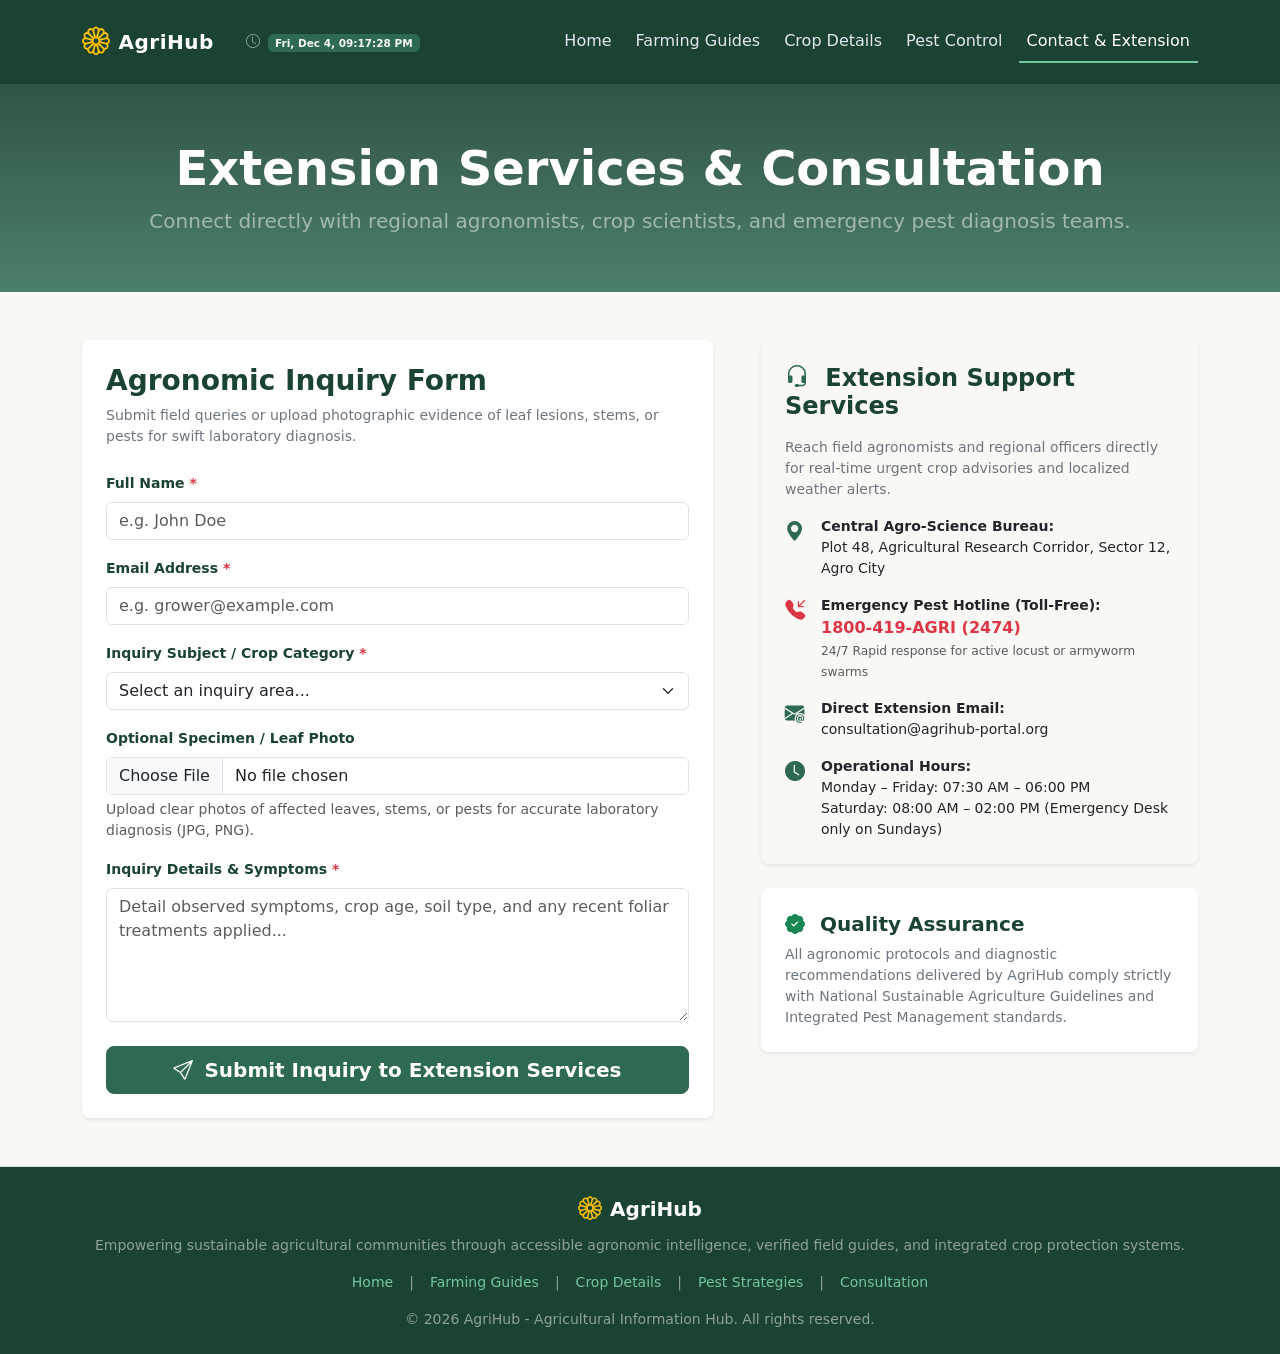
<file: contact.html>
<!DOCTYPE html>
<html lang="en">
<head>
  <meta charset="UTF-8">
  <meta name="viewport" content="width=device-width, initial-scale=1.0">
  <title>Contact & Expert Consultation - AgriHub</title>
  <link href="https://cdn.jsdelivr.net/npm/bootstrap@5.3.3/dist/css/bootstrap.min.css" rel="stylesheet">
  <link href="https://cdn.jsdelivr.net/npm/bootstrap-icons@1.11.3/font/bootstrap-icons.min.css" rel="stylesheet">
  <link rel="stylesheet" href="css/style.css">
</head>
<body>
  <header>
    <nav class="navbar navbar-expand-lg navbar-dark bg-agri-dark py-3">
      <div class="container">
        <a class="navbar-brand d-flex align-items-center gap-2" href="index.html">
          <i class="bi bi-flower1 fs-3 text-warning"></i>
          <span>AgriHub</span>
        </a>
        <div class="d-none d-lg-block text-white-50 small ms-3">
          <i class="bi bi-clock me-1"></i>
          <span id="currentTimeBadge" class="badge bg-agri-forest text-light">Loading...</span>
        </div>
        <button class="navbar-toggler" type="button" data-bs-toggle="collapse" data-bs-target="#navContent" aria-controls="navContent" aria-expanded="false" aria-label="Toggle navigation">
          <span class="navbar-toggler-icon"></span>
        </button>
        <div class="collapse navbar-collapse" id="navContent">
          <ul class="navbar-nav ms-auto mb-2 mb-lg-0 gap-lg-2">
            <li class="nav-item">
              <a class="nav-link" href="index.html">Home</a>
            </li>
            <li class="nav-item">
              <a class="nav-link" href="guides.html">Farming Guides</a>
            </li>
            <li class="nav-item">
              <a class="nav-link" href="crops.html">Crop Details</a>
            </li>
            <li class="nav-item">
              <a class="nav-link" href="pests.html">Pest Control</a>
            </li>
            <li class="nav-item">
              <a class="nav-link active" aria-current="page" href="contact.html">Contact & Extension</a>
            </li>
          </ul>
        </div>
      </div>
    </nav>
  </header>

  <main>
    <section class="page-header text-center">
      <div class="container">
        <h1 class="display-5 fw-bold mb-2">Extension Services & Consultation</h1>
        <p class="lead mb-0 text-white-50">Connect directly with regional agronomists, crop scientists, and emergency pest diagnosis teams.</p>
      </div>
    </section>

    <section class="py-5">
      <div class="container">
        <div class="row g-5">
          <div class="col-lg-7">
            <div class="card p-4 shadow-sm border-0">
              <h3 class="fw-bold text-agri-dark mb-2">Agronomic Inquiry Form</h3>
              <p class="text-secondary small mb-4">Submit field queries or upload photographic evidence of leaf lesions, stems, or pests for swift laboratory diagnosis.</p>

              <div id="formSuccessMessage" class="alert alert-success d-none mb-4" role="alert">
                <div class="d-flex align-items-center">
                  <i class="bi bi-check-circle-fill fs-3 me-3 text-success"></i>
                  <div>
                    <h5 class="alert-heading fw-bold mb-1">Inquiry Submitted Successfully!</h5>
                    <p class="mb-0 small">An agricultural extension agent has been assigned to your ticket. A detailed diagnostic report will be dispatched to your email within 24 hours.</p>
                  </div>
                </div>
              </div>

              <form id="agriInquiryForm" novalidate>
                <div class="mb-3">
                  <label for="fullName" class="form-label fw-bold small text-agri-dark">Full Name <span class="text-danger">*</span></label>
                  <input type="text" class="form-control" id="fullName" placeholder="e.g. John Doe" required>
                  <div class="invalid-feedback">Please provide your full name (minimum 2 characters).</div>
                </div>

                <div class="mb-3">
                  <label for="emailAddress" class="form-label fw-bold small text-agri-dark">Email Address <span class="text-danger">*</span></label>
                  <input type="email" class="form-control" id="emailAddress" placeholder="e.g. grower@example.com" required>
                  <div class="invalid-feedback">Please enter a valid email address.</div>
                </div>

                <div class="mb-3">
                  <label for="inquirySubject" class="form-label fw-bold small text-agri-dark">Inquiry Subject / Crop Category <span class="text-danger">*</span></label>
                  <select class="form-select" id="inquirySubject" required>
                    <option value="" selected disabled>Select an inquiry area...</option>
                    <option value="pest-infestation">Pest & Insect Outbreak Identification</option>
                    <option value="fungal-disease">Foliage Disease / Mildew / Rot Diagnosis</option>
                    <option value="nutrient-deficiency">Soil Health & Nutrient Deficiency (NPK / Micronutrients)</option>
                    <option value="irrigation-setup">Drip & Irrigation Calibration</option>
                    <option value="seed-variety">Certified Seed & Varietal Recommendation</option>
                    <option value="other">General Commercial Agronomy</option>
                  </select>
                  <div class="invalid-feedback">Please select a topic area for your inquiry.</div>
                </div>

                <div class="mb-3">
                  <label for="cropImageFile" class="form-label fw-bold small text-agri-dark">Optional Specimen / Leaf Photo</label>
                  <input class="form-control" type="file" id="cropImageFile" accept="image/*">
                  <div class="form-text small">Upload clear photos of affected leaves, stems, or pests for accurate laboratory diagnosis (JPG, PNG).</div>
                </div>

                <div class="mb-4">
                  <label for="inquiryMessage" class="form-label fw-bold small text-agri-dark">Inquiry Details & Symptoms <span class="text-danger">*</span></label>
                  <textarea class="form-control" id="inquiryMessage" rows="5" placeholder="Detail observed symptoms, crop age, soil type, and any recent foliar treatments applied..." required></textarea>
                  <div class="invalid-feedback">Please explain your inquiry in detail (minimum 10 characters).</div>
                </div>

                <button type="submit" class="btn btn-agri btn-lg w-100 fw-bold">
                  <i class="bi bi-send me-1"></i> Submit Inquiry to Extension Services
                </button>
              </form>
            </div>
          </div>

          <div class="col-lg-5">
            <div class="card p-4 shadow-sm border-0 bg-agri-cream mb-4">
              <h4 class="fw-bold text-agri-dark mb-3"><i class="bi bi-headset me-2 text-agri-forest"></i> Extension Support Services</h4>
              <p class="text-secondary small mb-3">Reach field agronomists and regional officers directly for real-time urgent crop advisories and localized weather alerts.</p>
              
              <ul class="list-unstyled mb-0 small">
                <li class="mb-3 d-flex align-items-start">
                  <i class="bi bi-geo-alt-fill text-agri-forest fs-5 me-3"></i>
                  <div>
                    <strong>Central Agro-Science Bureau:</strong><br>
                    Plot 48, Agricultural Research Corridor, Sector 12, Agro City
                  </div>
                </li>
                <li class="mb-3 d-flex align-items-start">
                  <i class="bi bi-telephone-inbound-fill text-danger fs-5 me-3"></i>
                  <div>
                    <strong>Emergency Pest Hotline (Toll-Free):</strong><br>
                    <span class="fw-bold fs-6 text-danger">1800-419-AGRI (2474)</span><br>
                    <span class="text-muted small">24/7 Rapid response for active locust or armyworm swarms</span>
                  </div>
                </li>
                <li class="mb-3 d-flex align-items-start">
                  <i class="bi bi-envelope-at-fill text-agri-forest fs-5 me-3"></i>
                  <div>
                    <strong>Direct Extension Email:</strong><br>
                    consultation@agrihub-portal.org
                  </div>
                </li>
                <li class="d-flex align-items-start">
                  <i class="bi bi-clock-fill text-agri-forest fs-5 me-3"></i>
                  <div>
                    <strong>Operational Hours:</strong><br>
                    Monday – Friday: 07:30 AM – 06:00 PM<br>
                    Saturday: 08:00 AM – 02:00 PM (Emergency Desk only on Sundays)
                  </div>
                </li>
              </ul>
            </div>

            <div class="card p-4 shadow-sm border-0 bg-white">
              <h5 class="fw-bold text-agri-dark mb-2"><i class="bi bi-patch-check-fill text-success me-2"></i> Quality Assurance</h5>
              <p class="small text-secondary mb-0">All agronomic protocols and diagnostic recommendations delivered by AgriHub comply strictly with National Sustainable Agriculture Guidelines and Integrated Pest Management standards.</p>
            </div>
          </div>
        </div>
      </div>
    </section>
  </main>

  <footer class="py-4 border-top">
    <div class="container text-center">
      <div class="d-flex align-items-center justify-content-center gap-2 mb-2">
        <i class="bi bi-flower1 fs-4 text-warning"></i>
        <span class="fw-bold fs-5 text-white">AgriHub</span>
      </div>
      <p class="text-white-50 small mb-3">Empowering sustainable agricultural communities through accessible agronomic intelligence, verified field guides, and integrated crop protection systems.</p>
      <div class="d-flex justify-content-center gap-3 small mb-3">
        <a href="index.html">Home</a>
        <span class="text-white-50">|</span>
        <a href="guides.html">Farming Guides</a>
        <span class="text-white-50">|</span>
        <a href="crops.html">Crop Details</a>
        <span class="text-white-50">|</span>
        <a href="pests.html">Pest Strategies</a>
        <span class="text-white-50">|</span>
        <a href="contact.html">Consultation</a>
      </div>
      <p class="text-white-50 small mb-0">&copy; 2026 AgriHub - Agricultural Information Hub. All rights reserved.</p>
    </div>
  </footer>

  <script src="https://cdn.jsdelivr.net/npm/bootstrap@5.3.3/dist/js/bootstrap.bundle.min.js"></script>
  <script src="js/main.js"></script>
</body>
</html>
</file>
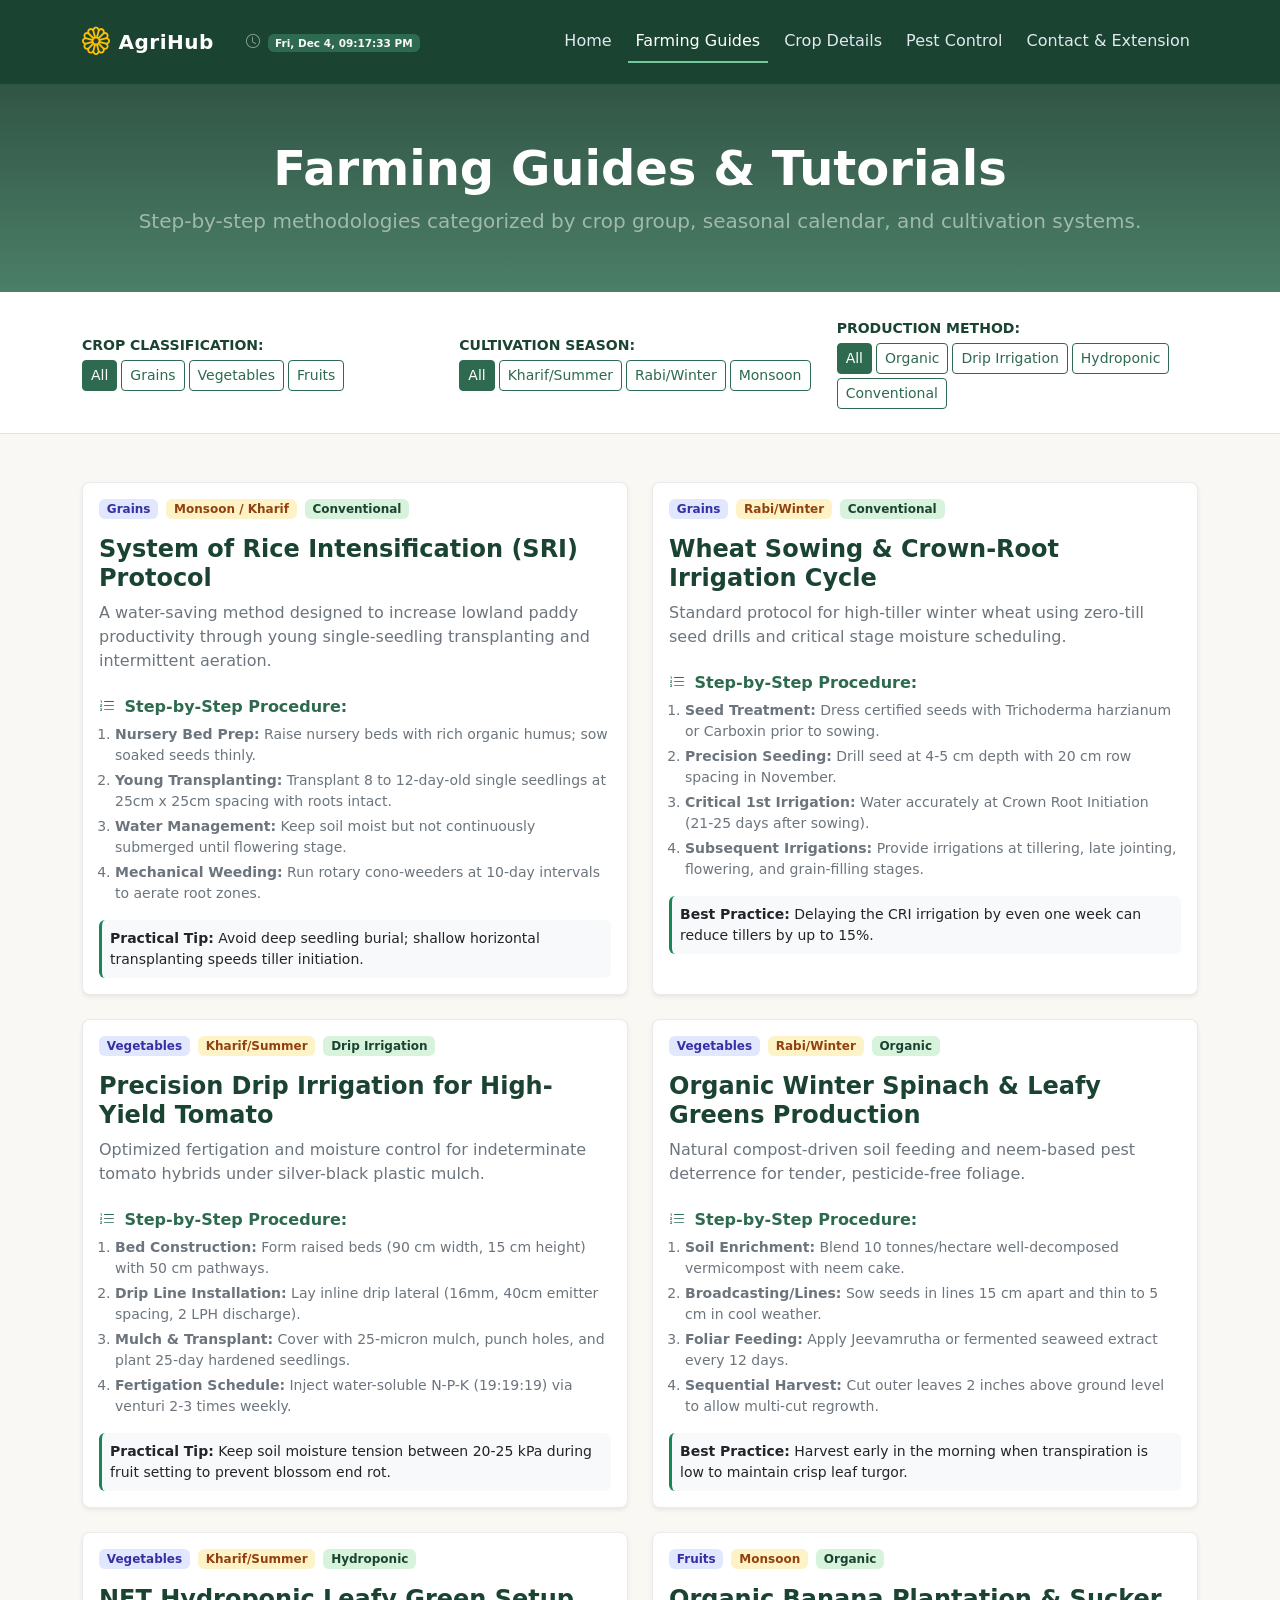
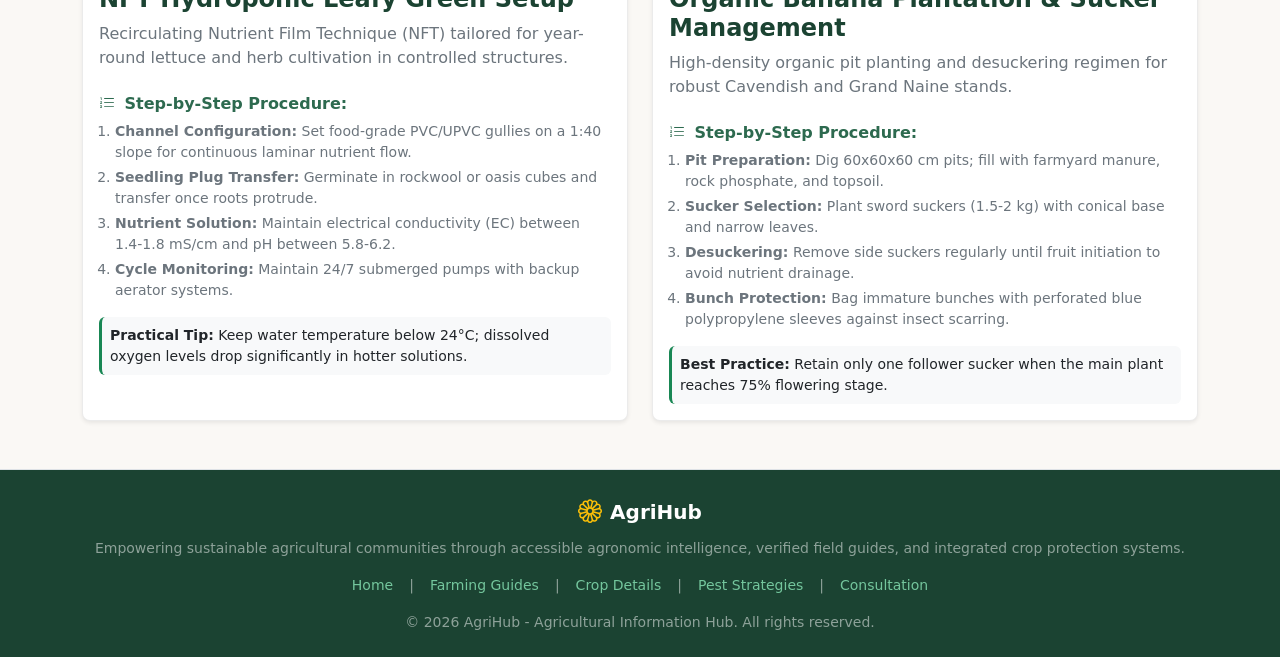
<file: guides.html>
<!DOCTYPE html>
<html lang="en">
<head>
  <meta charset="UTF-8">
  <meta name="viewport" content="width=device-width, initial-scale=1.0">
  <title>Farming Guides - AgriHub</title>
  <link href="https://cdn.jsdelivr.net/npm/bootstrap@5.3.3/dist/css/bootstrap.min.css" rel="stylesheet">
  <link href="https://cdn.jsdelivr.net/npm/bootstrap-icons@1.11.3/font/bootstrap-icons.min.css" rel="stylesheet">
  <link rel="stylesheet" href="css/style.css">
</head>
<body>
  <header>
    <nav class="navbar navbar-expand-lg navbar-dark bg-agri-dark py-3">
      <div class="container">
        <a class="navbar-brand d-flex align-items-center gap-2" href="index.html">
          <i class="bi bi-flower1 fs-3 text-warning"></i>
          <span>AgriHub</span>
        </a>
        <div class="d-none d-lg-block text-white-50 small ms-3">
          <i class="bi bi-clock me-1"></i>
          <span id="currentTimeBadge" class="badge bg-agri-forest text-light">Loading...</span>
        </div>
        <button class="navbar-toggler" type="button" data-bs-toggle="collapse" data-bs-target="#navContent" aria-controls="navContent" aria-expanded="false" aria-label="Toggle navigation">
          <span class="navbar-toggler-icon"></span>
        </button>
        <div class="collapse navbar-collapse" id="navContent">
          <ul class="navbar-nav ms-auto mb-2 mb-lg-0 gap-lg-2">
            <li class="nav-item">
              <a class="nav-link" href="index.html">Home</a>
            </li>
            <li class="nav-item">
              <a class="nav-link active" aria-current="page" href="guides.html">Farming Guides</a>
            </li>
            <li class="nav-item">
              <a class="nav-link" href="crops.html">Crop Details</a>
            </li>
            <li class="nav-item">
              <a class="nav-link" href="pests.html">Pest Control</a>
            </li>
            <li class="nav-item">
              <a class="nav-link" href="contact.html">Contact & Extension</a>
            </li>
          </ul>
        </div>
      </div>
    </nav>
  </header>

  <main>
    <section class="page-header text-center">
      <div class="container">
        <h1 class="display-5 fw-bold mb-2">Farming Guides & Tutorials</h1>
        <p class="lead mb-0 text-white-50">Step-by-step methodologies categorized by crop group, seasonal calendar, and cultivation systems.</p>
      </div>
    </section>

    <section class="py-4 bg-white border-bottom">
      <div class="container">
        <div class="row g-3 align-items-center">
          <div class="col-lg-4">
            <label class="form-label fw-bold text-agri-dark small text-uppercase mb-1">Crop Classification:</label>
            <div class="d-flex flex-wrap gap-1">
              <button class="btn btn-sm btn-outline-agri filter-btn active" data-filter-group="type" data-guide-filter="all">All</button>
              <button class="btn btn-sm btn-outline-agri filter-btn" data-filter-group="type" data-guide-filter="grains">Grains</button>
              <button class="btn btn-sm btn-outline-agri filter-btn" data-filter-group="type" data-guide-filter="vegetables">Vegetables</button>
              <button class="btn btn-sm btn-outline-agri filter-btn" data-filter-group="type" data-guide-filter="fruits">Fruits</button>
            </div>
          </div>
          <div class="col-lg-4">
            <label class="form-label fw-bold text-agri-dark small text-uppercase mb-1">Cultivation Season:</label>
            <div class="d-flex flex-wrap gap-1">
              <button class="btn btn-sm btn-outline-agri filter-btn active" data-filter-group="season" data-guide-filter="all">All</button>
              <button class="btn btn-sm btn-outline-agri filter-btn" data-filter-group="season" data-guide-filter="kharif">Kharif/Summer</button>
              <button class="btn btn-sm btn-outline-agri filter-btn" data-filter-group="season" data-guide-filter="rabi">Rabi/Winter</button>
              <button class="btn btn-sm btn-outline-agri filter-btn" data-filter-group="season" data-guide-filter="monsoon">Monsoon</button>
            </div>
          </div>
          <div class="col-lg-4">
            <label class="form-label fw-bold text-agri-dark small text-uppercase mb-1">Production Method:</label>
            <div class="d-flex flex-wrap gap-1">
              <button class="btn btn-sm btn-outline-agri filter-btn active" data-filter-group="method" data-guide-filter="all">All</button>
              <button class="btn btn-sm btn-outline-agri filter-btn" data-filter-group="method" data-guide-filter="organic">Organic</button>
              <button class="btn btn-sm btn-outline-agri filter-btn" data-filter-group="method" data-guide-filter="drip">Drip Irrigation</button>
              <button class="btn btn-sm btn-outline-agri filter-btn" data-filter-group="method" data-guide-filter="hydroponic">Hydroponic</button>
              <button class="btn btn-sm btn-outline-agri filter-btn" data-filter-group="method" data-guide-filter="conventional">Conventional</button>
            </div>
          </div>
        </div>
      </div>
    </section>

    <section class="py-5">
      <div class="container">
        <div id="noGuidesAlert" class="alert alert-info text-center d-none py-4" role="alert">
          <i class="bi bi-info-circle fs-3 d-block mb-2"></i>
          <h5 class="alert-heading fw-bold">No Matching Farming Guides Found</h5>
          <p class="mb-0">Please adjust your filter options to see available tutorial guides.</p>
        </div>

        <div class="row g-4" id="guidesGrid">
          <div class="col-lg-6 guide-item" data-crop-type="grains" data-season="monsoon" data-method="conventional">
            <div class="card h-100 shadow-sm">
              <div class="card-body">
                <div class="d-flex flex-wrap gap-2 mb-3">
                  <span class="badge badge-agri-type">Grains</span>
                  <span class="badge badge-agri-season">Monsoon / Kharif</span>
                  <span class="badge badge-agri-method">Conventional</span>
                </div>
                <h4 class="card-title fw-bold text-agri-dark">System of Rice Intensification (SRI) Protocol</h4>
                <p class="text-secondary">A water-saving method designed to increase lowland paddy productivity through young single-seedling transplanting and intermittent aeration.</p>
                
                <h6 class="fw-bold text-agri-forest mt-4 mb-2"><i class="bi bi-list-ol me-1"></i> Step-by-Step Procedure:</h6>
                <ol class="small text-secondary ps-3 mb-3">
                  <li class="mb-1"><strong>Nursery Bed Prep:</strong> Raise nursery beds with rich organic humus; sow soaked seeds thinly.</li>
                  <li class="mb-1"><strong>Young Transplanting:</strong> Transplant 8 to 12-day-old single seedlings at 25cm x 25cm spacing with roots intact.</li>
                  <li class="mb-1"><strong>Water Management:</strong> Keep soil moist but not continuously submerged until flowering stage.</li>
                  <li class="mb-1"><strong>Mechanical Weeding:</strong> Run rotary cono-weeders at 10-day intervals to aerate root zones.</li>
                </ol>
                <div class="p-2 bg-light rounded small text-dark border-start border-3 border-success">
                  <strong>Practical Tip:</strong> Avoid deep seedling burial; shallow horizontal transplanting speeds tiller initiation.
                </div>
              </div>
            </div>
          </div>

          <div class="col-lg-6 guide-item" data-crop-type="grains" data-season="rabi" data-method="conventional">
            <div class="card h-100 shadow-sm">
              <div class="card-body">
                <div class="d-flex flex-wrap gap-2 mb-3">
                  <span class="badge badge-agri-type">Grains</span>
                  <span class="badge badge-agri-season">Rabi/Winter</span>
                  <span class="badge badge-agri-method">Conventional</span>
                </div>
                <h4 class="card-title fw-bold text-agri-dark">Wheat Sowing & Crown-Root Irrigation Cycle</h4>
                <p class="text-secondary">Standard protocol for high-tiller winter wheat using zero-till seed drills and critical stage moisture scheduling.</p>
                
                <h6 class="fw-bold text-agri-forest mt-4 mb-2"><i class="bi bi-list-ol me-1"></i> Step-by-Step Procedure:</h6>
                <ol class="small text-secondary ps-3 mb-3">
                  <li class="mb-1"><strong>Seed Treatment:</strong> Dress certified seeds with Trichoderma harzianum or Carboxin prior to sowing.</li>
                  <li class="mb-1"><strong>Precision Seeding:</strong> Drill seed at 4-5 cm depth with 20 cm row spacing in November.</li>
                  <li class="mb-1"><strong>Critical 1st Irrigation:</strong> Water accurately at Crown Root Initiation (21-25 days after sowing).</li>
                  <li class="mb-1"><strong>Subsequent Irrigations:</strong> Provide irrigations at tillering, late jointing, flowering, and grain-filling stages.</li>
                </ol>
                <div class="p-2 bg-light rounded small text-dark border-start border-3 border-success">
                  <strong>Best Practice:</strong> Delaying the CRI irrigation by even one week can reduce tillers by up to 15%.
                </div>
              </div>
            </div>
          </div>

          <div class="col-lg-6 guide-item" data-crop-type="vegetables" data-season="kharif" data-method="drip">
            <div class="card h-100 shadow-sm">
              <div class="card-body">
                <div class="d-flex flex-wrap gap-2 mb-3">
                  <span class="badge badge-agri-type">Vegetables</span>
                  <span class="badge badge-agri-season">Kharif/Summer</span>
                  <span class="badge badge-agri-method">Drip Irrigation</span>
                </div>
                <h4 class="card-title fw-bold text-agri-dark">Precision Drip Irrigation for High-Yield Tomato</h4>
                <p class="text-secondary">Optimized fertigation and moisture control for indeterminate tomato hybrids under silver-black plastic mulch.</p>
                
                <h6 class="fw-bold text-agri-forest mt-4 mb-2"><i class="bi bi-list-ol me-1"></i> Step-by-Step Procedure:</h6>
                <ol class="small text-secondary ps-3 mb-3">
                  <li class="mb-1"><strong>Bed Construction:</strong> Form raised beds (90 cm width, 15 cm height) with 50 cm pathways.</li>
                  <li class="mb-1"><strong>Drip Line Installation:</strong> Lay inline drip lateral (16mm, 40cm emitter spacing, 2 LPH discharge).</li>
                  <li class="mb-1"><strong>Mulch & Transplant:</strong> Cover with 25-micron mulch, punch holes, and plant 25-day hardened seedlings.</li>
                  <li class="mb-1"><strong>Fertigation Schedule:</strong> Inject water-soluble N-P-K (19:19:19) via venturi 2-3 times weekly.</li>
                </ol>
                <div class="p-2 bg-light rounded small text-dark border-start border-3 border-success">
                  <strong>Practical Tip:</strong> Keep soil moisture tension between 20-25 kPa during fruit setting to prevent blossom end rot.
                </div>
              </div>
            </div>
          </div>

          <div class="col-lg-6 guide-item" data-crop-type="vegetables" data-season="rabi" data-method="organic">
            <div class="card h-100 shadow-sm">
              <div class="card-body">
                <div class="d-flex flex-wrap gap-2 mb-3">
                  <span class="badge badge-agri-type">Vegetables</span>
                  <span class="badge badge-agri-season">Rabi/Winter</span>
                  <span class="badge badge-agri-method">Organic</span>
                </div>
                <h4 class="card-title fw-bold text-agri-dark">Organic Winter Spinach & Leafy Greens Production</h4>
                <p class="text-secondary">Natural compost-driven soil feeding and neem-based pest deterrence for tender, pesticide-free foliage.</p>
                
                <h6 class="fw-bold text-agri-forest mt-4 mb-2"><i class="bi bi-list-ol me-1"></i> Step-by-Step Procedure:</h6>
                <ol class="small text-secondary ps-3 mb-3">
                  <li class="mb-1"><strong>Soil Enrichment:</strong> Blend 10 tonnes/hectare well-decomposed vermicompost with neem cake.</li>
                  <li class="mb-1"><strong>Broadcasting/Lines:</strong> Sow seeds in lines 15 cm apart and thin to 5 cm in cool weather.</li>
                  <li class="mb-1"><strong>Foliar Feeding:</strong> Apply Jeevamrutha or fermented seaweed extract every 12 days.</li>
                  <li class="mb-1"><strong>Sequential Harvest:</strong> Cut outer leaves 2 inches above ground level to allow multi-cut regrowth.</li>
                </ol>
                <div class="p-2 bg-light rounded small text-dark border-start border-3 border-success">
                  <strong>Best Practice:</strong> Harvest early in the morning when transpiration is low to maintain crisp leaf turgor.
                </div>
              </div>
            </div>
          </div>

          <div class="col-lg-6 guide-item" data-crop-type="vegetables" data-season="kharif" data-method="hydroponic">
            <div class="card h-100 shadow-sm">
              <div class="card-body">
                <div class="d-flex flex-wrap gap-2 mb-3">
                  <span class="badge badge-agri-type">Vegetables</span>
                  <span class="badge badge-agri-season">Kharif/Summer</span>
                  <span class="badge badge-agri-method">Hydroponic</span>
                </div>
                <h4 class="card-title fw-bold text-agri-dark">NFT Hydroponic Leafy Green Setup</h4>
                <p class="text-secondary">Recirculating Nutrient Film Technique (NFT) tailored for year-round lettuce and herb cultivation in controlled structures.</p>
                
                <h6 class="fw-bold text-agri-forest mt-4 mb-2"><i class="bi bi-list-ol me-1"></i> Step-by-Step Procedure:</h6>
                <ol class="small text-secondary ps-3 mb-3">
                  <li class="mb-1"><strong>Channel Configuration:</strong> Set food-grade PVC/UPVC gullies on a 1:40 slope for continuous laminar nutrient flow.</li>
                  <li class="mb-1"><strong>Seedling Plug Transfer:</strong> Germinate in rockwool or oasis cubes and transfer once roots protrude.</li>
                  <li class="mb-1"><strong>Nutrient Solution:</strong> Maintain electrical conductivity (EC) between 1.4-1.8 mS/cm and pH between 5.8-6.2.</li>
                  <li class="mb-1"><strong>Cycle Monitoring:</strong> Maintain 24/7 submerged pumps with backup aerator systems.</li>
                </ol>
                <div class="p-2 bg-light rounded small text-dark border-start border-3 border-success">
                  <strong>Practical Tip:</strong> Keep water temperature below 24°C; dissolved oxygen levels drop significantly in hotter solutions.
                </div>
              </div>
            </div>
          </div>

          <div class="col-lg-6 guide-item" data-crop-type="fruits" data-season="monsoon" data-method="organic">
            <div class="card h-100 shadow-sm">
              <div class="card-body">
                <div class="d-flex flex-wrap gap-2 mb-3">
                  <span class="badge badge-agri-type">Fruits</span>
                  <span class="badge badge-agri-season">Monsoon</span>
                  <span class="badge badge-agri-method">Organic</span>
                </div>
                <h4 class="card-title fw-bold text-agri-dark">Organic Banana Plantation & Sucker Management</h4>
                <p class="text-secondary">High-density organic pit planting and desuckering regimen for robust Cavendish and Grand Naine stands.</p>
                
                <h6 class="fw-bold text-agri-forest mt-4 mb-2"><i class="bi bi-list-ol me-1"></i> Step-by-Step Procedure:</h6>
                <ol class="small text-secondary ps-3 mb-3">
                  <li class="mb-1"><strong>Pit Preparation:</strong> Dig 60x60x60 cm pits; fill with farmyard manure, rock phosphate, and topsoil.</li>
                  <li class="mb-1"><strong>Sucker Selection:</strong> Plant sword suckers (1.5-2 kg) with conical base and narrow leaves.</li>
                  <li class="mb-1"><strong>Desuckering:</strong> Remove side suckers regularly until fruit initiation to avoid nutrient drainage.</li>
                  <li class="mb-1"><strong>Bunch Protection:</strong> Bag immature bunches with perforated blue polypropylene sleeves against insect scarring.</li>
                </ol>
                <div class="p-2 bg-light rounded small text-dark border-start border-3 border-success">
                  <strong>Best Practice:</strong> Retain only one follower sucker when the main plant reaches 75% flowering stage.
                </div>
              </div>
            </div>
          </div>
        </div>
      </div>
    </section>
  </main>

  <footer class="py-4 border-top">
    <div class="container text-center">
      <div class="d-flex align-items-center justify-content-center gap-2 mb-2">
        <i class="bi bi-flower1 fs-4 text-warning"></i>
        <span class="fw-bold fs-5 text-white">AgriHub</span>
      </div>
      <p class="text-white-50 small mb-3">Empowering sustainable agricultural communities through accessible agronomic intelligence, verified field guides, and integrated crop protection systems.</p>
      <div class="d-flex justify-content-center gap-3 small mb-3">
        <a href="index.html">Home</a>
        <span class="text-white-50">|</span>
        <a href="guides.html">Farming Guides</a>
        <span class="text-white-50">|</span>
        <a href="crops.html">Crop Details</a>
        <span class="text-white-50">|</span>
        <a href="pests.html">Pest Strategies</a>
        <span class="text-white-50">|</span>
        <a href="contact.html">Consultation</a>
      </div>
      <p class="text-white-50 small mb-0">&copy; 2026 AgriHub - Agricultural Information Hub. All rights reserved.</p>
    </div>
  </footer>

  <script src="https://cdn.jsdelivr.net/npm/bootstrap@5.3.3/dist/js/bootstrap.bundle.min.js"></script>
  <script src="js/main.js"></script>
</body>
</html>
</file>
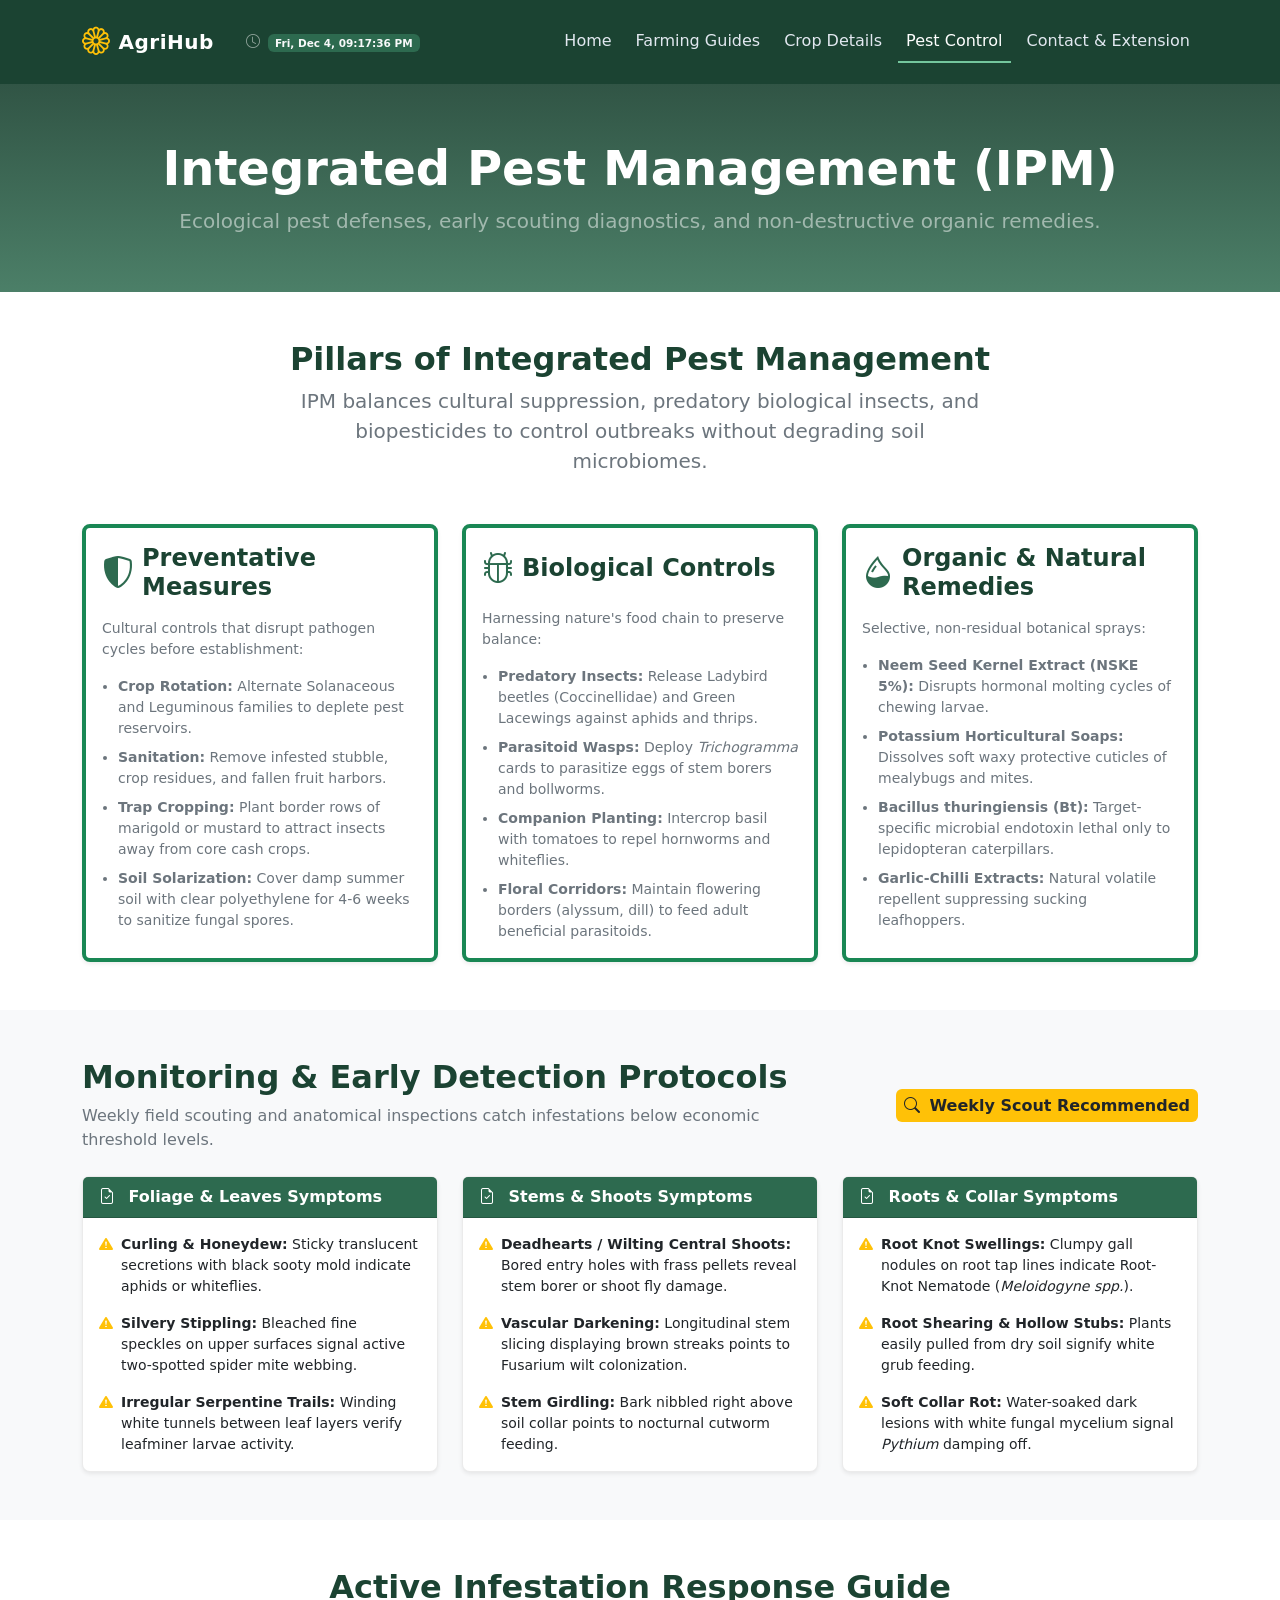
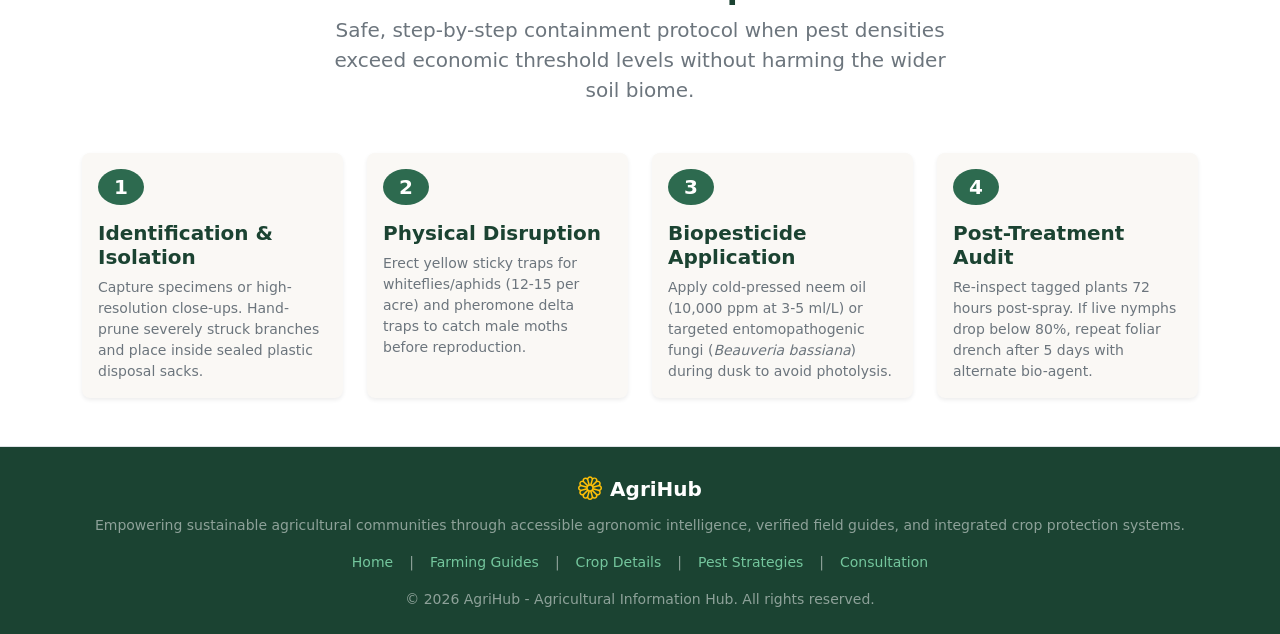
<file: pests.html>
<!DOCTYPE html>
<html lang="en">
<head>
  <meta charset="UTF-8">
  <meta name="viewport" content="width=device-width, initial-scale=1.0">
  <title>Pest Control Strategies - AgriHub</title>
  <link href="https://cdn.jsdelivr.net/npm/bootstrap@5.3.3/dist/css/bootstrap.min.css" rel="stylesheet">
  <link href="https://cdn.jsdelivr.net/npm/bootstrap-icons@1.11.3/font/bootstrap-icons.min.css" rel="stylesheet">
  <link rel="stylesheet" href="css/style.css">
</head>
<body>
  <header>
    <nav class="navbar navbar-expand-lg navbar-dark bg-agri-dark py-3">
      <div class="container">
        <a class="navbar-brand d-flex align-items-center gap-2" href="index.html">
          <i class="bi bi-flower1 fs-3 text-warning"></i>
          <span>AgriHub</span>
        </a>
        <div class="d-none d-lg-block text-white-50 small ms-3">
          <i class="bi bi-clock me-1"></i>
          <span id="currentTimeBadge" class="badge bg-agri-forest text-light">Loading...</span>
        </div>
        <button class="navbar-toggler" type="button" data-bs-toggle="collapse" data-bs-target="#navContent" aria-controls="navContent" aria-expanded="false" aria-label="Toggle navigation">
          <span class="navbar-toggler-icon"></span>
        </button>
        <div class="collapse navbar-collapse" id="navContent">
          <ul class="navbar-nav ms-auto mb-2 mb-lg-0 gap-lg-2">
            <li class="nav-item">
              <a class="nav-link" href="index.html">Home</a>
            </li>
            <li class="nav-item">
              <a class="nav-link" href="guides.html">Farming Guides</a>
            </li>
            <li class="nav-item">
              <a class="nav-link" href="crops.html">Crop Details</a>
            </li>
            <li class="nav-item">
              <a class="nav-link active" aria-current="page" href="pests.html">Pest Control</a>
            </li>
            <li class="nav-item">
              <a class="nav-link" href="contact.html">Contact & Extension</a>
            </li>
          </ul>
        </div>
      </div>
    </nav>
  </header>

  <main>
    <section class="page-header text-center">
      <div class="container">
        <h1 class="display-5 fw-bold mb-2">Integrated Pest Management (IPM)</h1>
        <p class="lead mb-0 text-white-50">Ecological pest defenses, early scouting diagnostics, and non-destructive organic remedies.</p>
      </div>
    </section>

    <section class="py-5 bg-white">
      <div class="container">
        <div class="text-center mb-5">
          <h2 class="fw-bold text-agri-dark">Pillars of Integrated Pest Management</h2>
          <p class="text-secondary lead mx-auto" style="max-width: 700px;">IPM balances cultural suppression, predatory biological insects, and biopesticides to control outbreaks without degrading soil microbiomes.</p>
        </div>

        <div class="row g-4">
          <div class="col-lg-4 col-md-6">
            <div class="card h-100 shadow-sm border-top border-4 border-success">
              <div class="card-body">
                <div class="d-flex align-items-center gap-2 mb-3">
                  <i class="bi bi-shield-shaded fs-2 text-agri-forest"></i>
                  <h4 class="card-title fw-bold text-agri-dark mb-0">Preventative Measures</h4>
                </div>
                <p class="text-secondary small">Cultural controls that disrupt pathogen cycles before establishment:</p>
                <ul class="small text-secondary ps-3 mb-0">
                  <li class="mb-2"><strong>Crop Rotation:</strong> Alternate Solanaceous and Leguminous families to deplete pest reservoirs.</li>
                  <li class="mb-2"><strong>Sanitation:</strong> Remove infested stubble, crop residues, and fallen fruit harbors.</li>
                  <li class="mb-2"><strong>Trap Cropping:</strong> Plant border rows of marigold or mustard to attract insects away from core cash crops.</li>
                  <li class="mb-0"><strong>Soil Solarization:</strong> Cover damp summer soil with clear polyethylene for 4-6 weeks to sanitize fungal spores.</li>
                </ul>
              </div>
            </div>
          </div>

          <div class="col-lg-4 col-md-6">
            <div class="card h-100 shadow-sm border-top border-4 border-success">
              <div class="card-body">
                <div class="d-flex align-items-center gap-2 mb-3">
                  <i class="bi bi-bug fs-2 text-agri-forest"></i>
                  <h4 class="card-title fw-bold text-agri-dark mb-0">Biological Controls</h4>
                </div>
                <p class="text-secondary small">Harnessing nature's food chain to preserve balance:</p>
                <ul class="small text-secondary ps-3 mb-0">
                  <li class="mb-2"><strong>Predatory Insects:</strong> Release Ladybird beetles (Coccinellidae) and Green Lacewings against aphids and thrips.</li>
                  <li class="mb-2"><strong>Parasitoid Wasps:</strong> Deploy <em>Trichogramma</em> cards to parasitize eggs of stem borers and bollworms.</li>
                  <li class="mb-2"><strong>Companion Planting:</strong> Intercrop basil with tomatoes to repel hornworms and whiteflies.</li>
                  <li class="mb-0"><strong>Floral Corridors:</strong> Maintain flowering borders (alyssum, dill) to feed adult beneficial parasitoids.</li>
                </ul>
              </div>
            </div>
          </div>

          <div class="col-lg-4 col-md-6">
            <div class="card h-100 shadow-sm border-top border-4 border-success">
              <div class="card-body">
                <div class="d-flex align-items-center gap-2 mb-3">
                  <i class="bi bi-droplet-half fs-2 text-agri-forest"></i>
                  <h4 class="card-title fw-bold text-agri-dark mb-0">Organic & Natural Remedies</h4>
                </div>
                <p class="text-secondary small">Selective, non-residual botanical sprays:</p>
                <ul class="small text-secondary ps-3 mb-0">
                  <li class="mb-2"><strong>Neem Seed Kernel Extract (NSKE 5%):</strong> Disrupts hormonal molting cycles of chewing larvae.</li>
                  <li class="mb-2"><strong>Potassium Horticultural Soaps:</strong> Dissolves soft waxy protective cuticles of mealybugs and mites.</li>
                  <li class="mb-2"><strong>Bacillus thuringiensis (Bt):</strong> Target-specific microbial endotoxin lethal only to lepidopteran caterpillars.</li>
                  <li class="mb-0"><strong>Garlic-Chilli Extracts:</strong> Natural volatile repellent suppressing sucking leafhoppers.</li>
                </ul>
              </div>
            </div>
          </div>
        </div>
      </div>
    </section>

    <section class="py-5 bg-light">
      <div class="container">
        <div class="row align-items-center mb-4">
          <div class="col-md-8">
            <h2 class="fw-bold text-agri-dark">Monitoring & Early Detection Protocols</h2>
            <p class="text-secondary mb-0">Weekly field scouting and anatomical inspections catch infestations below economic threshold levels.</p>
          </div>
          <div class="col-md-4 text-md-end mt-3 mt-md-0">
            <span class="badge bg-warning text-dark p-2 fs-6">
              <i class="bi bi-search me-1"></i> Weekly Scout Recommended
            </span>
          </div>
        </div>

        <div class="row g-4">
          <div class="col-md-4">
            <div class="card h-100 shadow-sm">
              <div class="card-header bg-agri-forest text-white fw-bold">
                <i class="bi bi-file-earmark-check me-2"></i> Foliage & Leaves Symptoms
              </div>
              <div class="card-body">
                <ul class="list-unstyled small mb-0">
                  <li class="mb-3 d-flex align-items-start">
                    <i class="bi bi-exclamation-triangle-fill text-warning me-2"></i>
                    <div>
                      <strong>Curling & Honeydew:</strong> Sticky translucent secretions with black sooty mold indicate aphids or whiteflies.
                    </div>
                  </li>
                  <li class="mb-3 d-flex align-items-start">
                    <i class="bi bi-exclamation-triangle-fill text-warning me-2"></i>
                    <div>
                      <strong>Silvery Stippling:</strong> Bleached fine speckles on upper surfaces signal active two-spotted spider mite webbing.
                    </div>
                  </li>
                  <li class="d-flex align-items-start">
                    <i class="bi bi-exclamation-triangle-fill text-warning me-2"></i>
                    <div>
                      <strong>Irregular Serpentine Trails:</strong> Winding white tunnels between leaf layers verify leafminer larvae activity.
                    </div>
                  </li>
                </ul>
              </div>
            </div>
          </div>

          <div class="col-md-4">
            <div class="card h-100 shadow-sm">
              <div class="card-header bg-agri-forest text-white fw-bold">
                <i class="bi bi-file-earmark-check me-2"></i> Stems & Shoots Symptoms
              </div>
              <div class="card-body">
                <ul class="list-unstyled small mb-0">
                  <li class="mb-3 d-flex align-items-start">
                    <i class="bi bi-exclamation-triangle-fill text-warning me-2"></i>
                    <div>
                      <strong>Deadhearts / Wilting Central Shoots:</strong> Bored entry holes with frass pellets reveal stem borer or shoot fly damage.
                    </div>
                  </li>
                  <li class="mb-3 d-flex align-items-start">
                    <i class="bi bi-exclamation-triangle-fill text-warning me-2"></i>
                    <div>
                      <strong>Vascular Darkening:</strong> Longitudinal stem slicing displaying brown streaks points to Fusarium wilt colonization.
                    </div>
                  </li>
                  <li class="d-flex align-items-start">
                    <i class="bi bi-exclamation-triangle-fill text-warning me-2"></i>
                    <div>
                      <strong>Stem Girdling:</strong> Bark nibbled right above soil collar points to nocturnal cutworm feeding.
                    </div>
                  </li>
                </ul>
              </div>
            </div>
          </div>

          <div class="col-md-4">
            <div class="card h-100 shadow-sm">
              <div class="card-header bg-agri-forest text-white fw-bold">
                <i class="bi bi-file-earmark-check me-2"></i> Roots & Collar Symptoms
              </div>
              <div class="card-body">
                <ul class="list-unstyled small mb-0">
                  <li class="mb-3 d-flex align-items-start">
                    <i class="bi bi-exclamation-triangle-fill text-warning me-2"></i>
                    <div>
                      <strong>Root Knot Swellings:</strong> Clumpy gall nodules on root tap lines indicate Root-Knot Nematode (<em>Meloidogyne spp.</em>).
                    </div>
                  </li>
                  <li class="mb-3 d-flex align-items-start">
                    <i class="bi bi-exclamation-triangle-fill text-warning me-2"></i>
                    <div>
                      <strong>Root Shearing & Hollow Stubs:</strong> Plants easily pulled from dry soil signify white grub feeding.
                    </div>
                  </li>
                  <li class="d-flex align-items-start">
                    <i class="bi bi-exclamation-triangle-fill text-warning me-2"></i>
                    <div>
                      <strong>Soft Collar Rot:</strong> Water-soaked dark lesions with white fungal mycelium signal <em>Pythium</em> damping off.
                    </div>
                  </li>
                </ul>
              </div>
            </div>
          </div>
        </div>
      </div>
    </section>

    <section class="py-5 bg-white">
      <div class="container">
        <div class="text-center mb-5">
          <h2 class="fw-bold text-agri-dark">Active Infestation Response Guide</h2>
          <p class="text-secondary lead mx-auto" style="max-width: 650px;">Safe, step-by-step containment protocol when pest densities exceed economic threshold levels without harming the wider soil biome.</p>
        </div>

        <div class="row g-4">
          <div class="col-md-3">
            <div class="card p-3 h-100 shadow-sm bg-agri-cream border-0">
              <div class="badge bg-agri-forest text-white rounded-circle align-self-start p-2 px-3 fs-5 mb-3">1</div>
              <h5 class="fw-bold text-agri-dark">Identification & Isolation</h5>
              <p class="small text-secondary mb-0">Capture specimens or high-resolution close-ups. Hand-prune severely struck branches and place inside sealed plastic disposal sacks.</p>
            </div>
          </div>
          <div class="col-md-3">
            <div class="card p-3 h-100 shadow-sm bg-agri-cream border-0">
              <div class="badge bg-agri-forest text-white rounded-circle align-self-start p-2 px-3 fs-5 mb-3">2</div>
              <h5 class="fw-bold text-agri-dark">Physical Disruption</h5>
              <p class="small text-secondary mb-0">Erect yellow sticky traps for whiteflies/aphids (12-15 per acre) and pheromone delta traps to catch male moths before reproduction.</p>
            </div>
          </div>
          <div class="col-md-3">
            <div class="card p-3 h-100 shadow-sm bg-agri-cream border-0">
              <div class="badge bg-agri-forest text-white rounded-circle align-self-start p-2 px-3 fs-5 mb-3">3</div>
              <h5 class="fw-bold text-agri-dark">Biopesticide Application</h5>
              <p class="small text-secondary mb-0">Apply cold-pressed neem oil (10,000 ppm at 3-5 ml/L) or targeted entomopathogenic fungi (<em>Beauveria bassiana</em>) during dusk to avoid photolysis.</p>
            </div>
          </div>
          <div class="col-md-3">
            <div class="card p-3 h-100 shadow-sm bg-agri-cream border-0">
              <div class="badge bg-agri-forest text-white rounded-circle align-self-start p-2 px-3 fs-5 mb-3">4</div>
              <h5 class="fw-bold text-agri-dark">Post-Treatment Audit</h5>
              <p class="small text-secondary mb-0">Re-inspect tagged plants 72 hours post-spray. If live nymphs drop below 80%, repeat foliar drench after 5 days with alternate bio-agent.</p>
            </div>
          </div>
        </div>
      </div>
    </section>
  </main>

  <footer class="py-4 border-top">
    <div class="container text-center">
      <div class="d-flex align-items-center justify-content-center gap-2 mb-2">
        <i class="bi bi-flower1 fs-4 text-warning"></i>
        <span class="fw-bold fs-5 text-white">AgriHub</span>
      </div>
      <p class="text-white-50 small mb-3">Empowering sustainable agricultural communities through accessible agronomic intelligence, verified field guides, and integrated crop protection systems.</p>
      <div class="d-flex justify-content-center gap-3 small mb-3">
        <a href="index.html">Home</a>
        <span class="text-white-50">|</span>
        <a href="guides.html">Farming Guides</a>
        <span class="text-white-50">|</span>
        <a href="crops.html">Crop Details</a>
        <span class="text-white-50">|</span>
        <a href="pests.html">Pest Strategies</a>
        <span class="text-white-50">|</span>
        <a href="contact.html">Consultation</a>
      </div>
      <p class="text-white-50 small mb-0">&copy; 2026 AgriHub - Agricultural Information Hub. All rights reserved.</p>
    </div>
  </footer>

  <script src="https://cdn.jsdelivr.net/npm/bootstrap@5.3.3/dist/js/bootstrap.bundle.min.js"></script>
  <script src="js/main.js"></script>
</body>
</html>
</file>
<file: css/style.css>
:root {
  --agri-dark-green: #1b4332;
  --agri-forest-green: #2d6a4f;
  --agri-leaf: #40916c;
  --agri-sage: #74c69d;
  --agri-mint: #d8f3dc;
  --agri-earth: #8c6239;
  --agri-clay: #b08968;
  --agri-sand: #e6ccb2;
  --agri-offwhite: #f8f9fa;
  --agri-cream: #faf8f5;
  --agri-text: #212529;
  --agri-muted: #5c677d;
}

body {
  font-family: system-ui, -apple-system, "Segoe UI", Roboto, "Helvetica Neue", Arial, sans-serif;
  color: var(--agri-text);
  background-color: var(--agri-cream);
  min-height: 100vh;
  display: flex;
  flex-direction: column;
}

main {
  flex: 1 0 auto;
}

.bg-agri-dark {
  background-color: var(--agri-dark-green) !important;
}

.bg-agri-forest {
  background-color: var(--agri-forest-green) !important;
}

.bg-agri-mint {
  background-color: var(--agri-mint) !important;
}

.bg-agri-cream {
  background-color: var(--agri-cream) !important;
}

.text-agri-dark {
  color: var(--agri-dark-green) !important;
}

.text-agri-forest {
  color: var(--agri-forest-green) !important;
}

.text-agri-earth {
  color: var(--agri-earth) !important;
}

.btn-agri {
  background-color: var(--agri-forest-green);
  color: #ffffff;
  border: 1px solid var(--agri-forest-green);
  font-weight: 500;
  transition: all 0.2s ease-in-out;
}

.btn-agri:hover,
.btn-agri:focus {
  background-color: var(--agri-dark-green);
  border-color: var(--agri-dark-green);
  color: #ffffff;
}

.btn-outline-agri {
  color: var(--agri-forest-green);
  border: 1px solid var(--agri-forest-green);
  background-color: transparent;
  font-weight: 500;
  transition: all 0.2s ease-in-out;
}

.btn-outline-agri:hover,
.btn-outline-agri:focus {
  background-color: var(--agri-forest-green);
  color: #ffffff;
}

.btn-earth {
  background-color: var(--agri-earth);
  color: #ffffff;
  border: 1px solid var(--agri-earth);
  font-weight: 500;
  transition: all 0.2s ease-in-out;
}

.btn-earth:hover,
.btn-earth:focus {
  background-color: #6b4b2a;
  border-color: #6b4b2a;
  color: #ffffff;
}

.hero-section {
  background: linear-gradient(rgba(27, 67, 50, 0.85), rgba(45, 106, 79, 0.78)),
    url('https://images.unsplash.com/photo-1500937386664-56d1dfef3854?auto=format&fit=crop&w=1600&q=80') center/cover no-repeat;
  color: #ffffff;
  padding: 5rem 0;
}

.page-header {
  background: linear-gradient(rgba(27, 67, 50, 0.9), rgba(45, 106, 79, 0.85)),
    url('https://images.unsplash.com/photo-1523348837708-15d4a09cfac2?auto=format&fit=crop&w=1600&q=80') center/cover no-repeat;
  color: #ffffff;
  padding: 3.5rem 0;
}

.nav-link {
  font-weight: 500;
  color: #e2e8f0;
}

.nav-link:hover,
.nav-link:focus,
.nav-link.active {
  color: #ffffff !important;
}

.nav-link.active {
  border-bottom: 2px solid var(--agri-sage);
}

.navbar-brand {
  font-weight: 700;
  letter-spacing: 0.5px;
}

.card {
  border: 1px solid rgba(0, 0, 0, 0.08);
  border-radius: 0.5rem;
  background-color: #ffffff;
}

.card-img-top {
  height: 200px;
  object-fit: cover;
}

.badge-agri-season {
  background-color: #fef3c7;
  color: #92400e;
  font-weight: 600;
}

.badge-agri-method {
  background-color: var(--agri-mint);
  color: var(--agri-dark-green);
  font-weight: 600;
}

.badge-agri-type {
  background-color: #e0e7ff;
  color: #3730a3;
  font-weight: 600;
}

.filter-btn.active {
  background-color: var(--agri-forest-green);
  color: #ffffff;
  border-color: var(--agri-forest-green);
}

.checklist-icon {
  color: var(--agri-leaf);
  font-size: 1.15rem;
  margin-right: 0.5rem;
}

footer {
  background-color: var(--agri-dark-green);
  color: #e2e8f0;
  margin-top: auto;
}

footer a {
  color: var(--agri-sage);
  text-decoration: none;
}

footer a:hover {
  color: #ffffff;
  text-decoration: underline;
}
</file>
